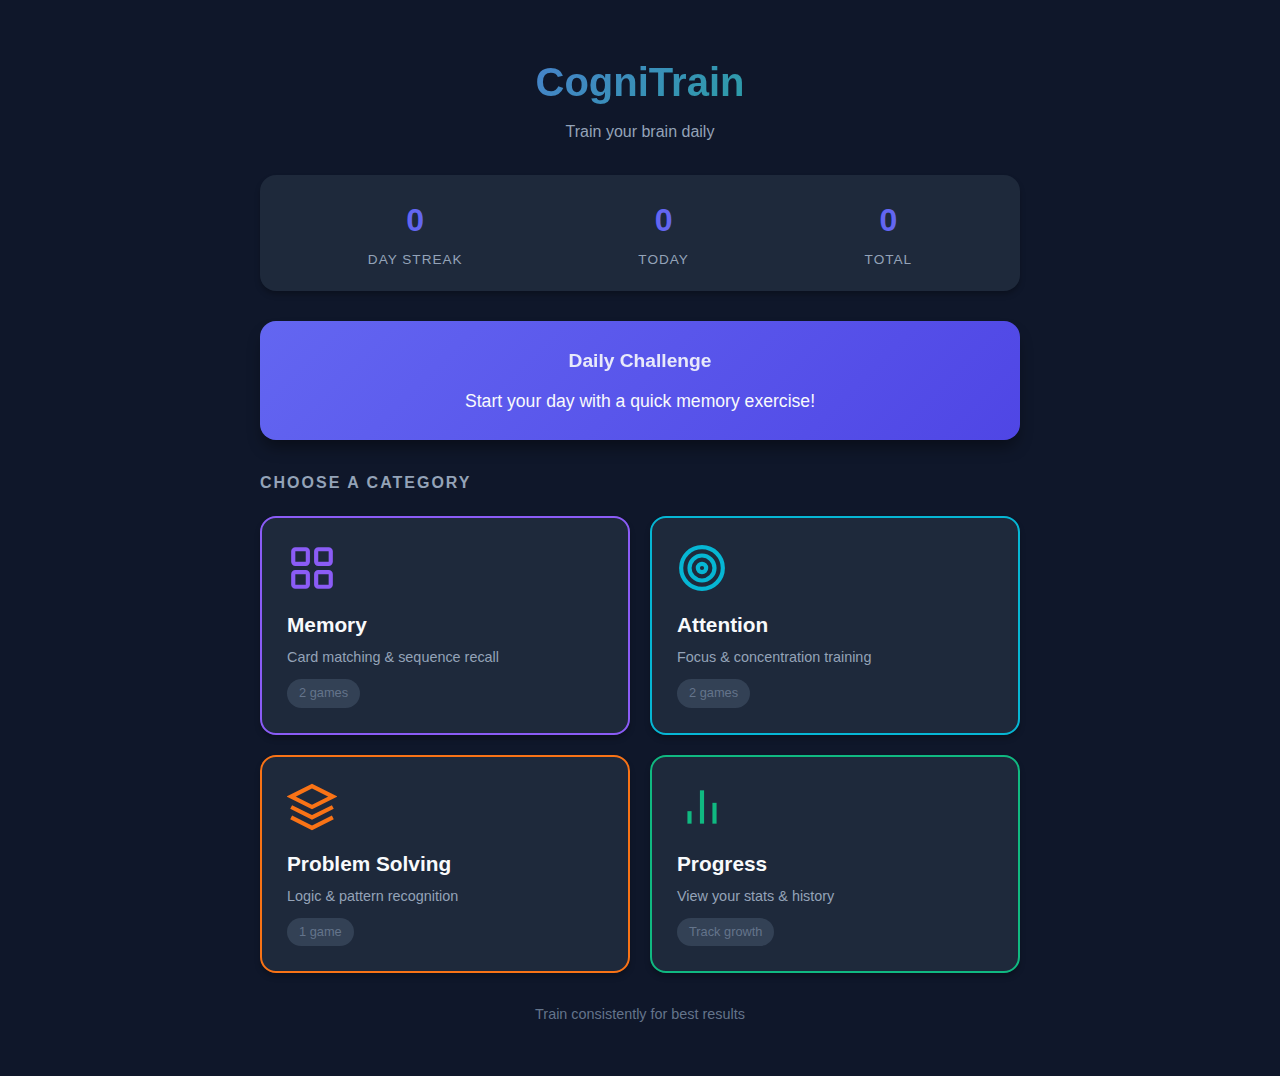
<file: index.html>
<!DOCTYPE html>
<html lang="en">
<head>
    <meta charset="UTF-8">
    <meta name="viewport" content="width=device-width, initial-scale=1.0">
    <title>CogniTrain - Brain Training App</title>
    <link rel="stylesheet" href="css/styles.css">
</head>
<body>
    <div class="app-container">
        <!-- Header -->
        <header class="header">
            <h1 class="logo">CogniTrain</h1>
            <p class="tagline">Train your brain daily</p>
        </header>

        <!-- Stats Bar -->
        <section class="stats-bar">
            <div class="stat">
                <span class="stat-value" id="streak-count">0</span>
                <span class="stat-label">Day Streak</span>
            </div>
            <div class="stat">
                <span class="stat-value" id="today-exercises">0</span>
                <span class="stat-label">Today</span>
            </div>
            <div class="stat">
                <span class="stat-value" id="total-exercises">0</span>
                <span class="stat-label">Total</span>
            </div>
        </section>

        <!-- Daily Challenge -->
        <section class="daily-challenge">
            <h2>Daily Challenge</h2>
            <p id="daily-suggestion">Complete one exercise from each category today!</p>
        </section>

        <!-- Category Cards -->
        <section class="categories">
            <h2>Choose a Category</h2>
            <div class="category-grid">
                <!-- Memory Card -->
                <a href="pages/memory.html" class="category-card memory">
                    <div class="card-icon">
                        <svg viewBox="0 0 24 24" fill="none" stroke="currentColor" stroke-width="2">
                            <rect x="3" y="3" width="7" height="7" rx="1"/>
                            <rect x="14" y="3" width="7" height="7" rx="1"/>
                            <rect x="3" y="14" width="7" height="7" rx="1"/>
                            <rect x="14" y="14" width="7" height="7" rx="1"/>
                        </svg>
                    </div>
                    <h3>Memory</h3>
                    <p>Card matching & sequence recall</p>
                    <span class="card-games">2 games</span>
                </a>

                <!-- Attention Card -->
                <a href="pages/attention.html" class="category-card attention">
                    <div class="card-icon">
                        <svg viewBox="0 0 24 24" fill="none" stroke="currentColor" stroke-width="2">
                            <circle cx="12" cy="12" r="10"/>
                            <circle cx="12" cy="12" r="6"/>
                            <circle cx="12" cy="12" r="2"/>
                        </svg>
                    </div>
                    <h3>Attention</h3>
                    <p>Focus & concentration training</p>
                    <span class="card-games">2 games</span>
                </a>

                <!-- Problem Solving Card -->
                <a href="pages/problem-solving.html" class="category-card problem-solving">
                    <div class="card-icon">
                        <svg viewBox="0 0 24 24" fill="none" stroke="currentColor" stroke-width="2">
                            <path d="M12 2L2 7l10 5 10-5-10-5z"/>
                            <path d="M2 17l10 5 10-5"/>
                            <path d="M2 12l10 5 10-5"/>
                        </svg>
                    </div>
                    <h3>Problem Solving</h3>
                    <p>Logic & pattern recognition</p>
                    <span class="card-games">1 game</span>
                </a>

                <!-- Progress Card -->
                <a href="pages/progress.html" class="category-card progress">
                    <div class="card-icon">
                        <svg viewBox="0 0 24 24" fill="none" stroke="currentColor" stroke-width="2">
                            <path d="M18 20V10"/>
                            <path d="M12 20V4"/>
                            <path d="M6 20v-6"/>
                        </svg>
                    </div>
                    <h3>Progress</h3>
                    <p>View your stats & history</p>
                    <span class="card-games">Track growth</span>
                </a>
            </div>
        </section>

        <!-- Footer -->
        <footer class="footer">
            <p>Train consistently for best results</p>
        </footer>
    </div>

    <script src="js/storage.js"></script>
    <script src="js/app.js"></script>
</body>
</html>
</file>
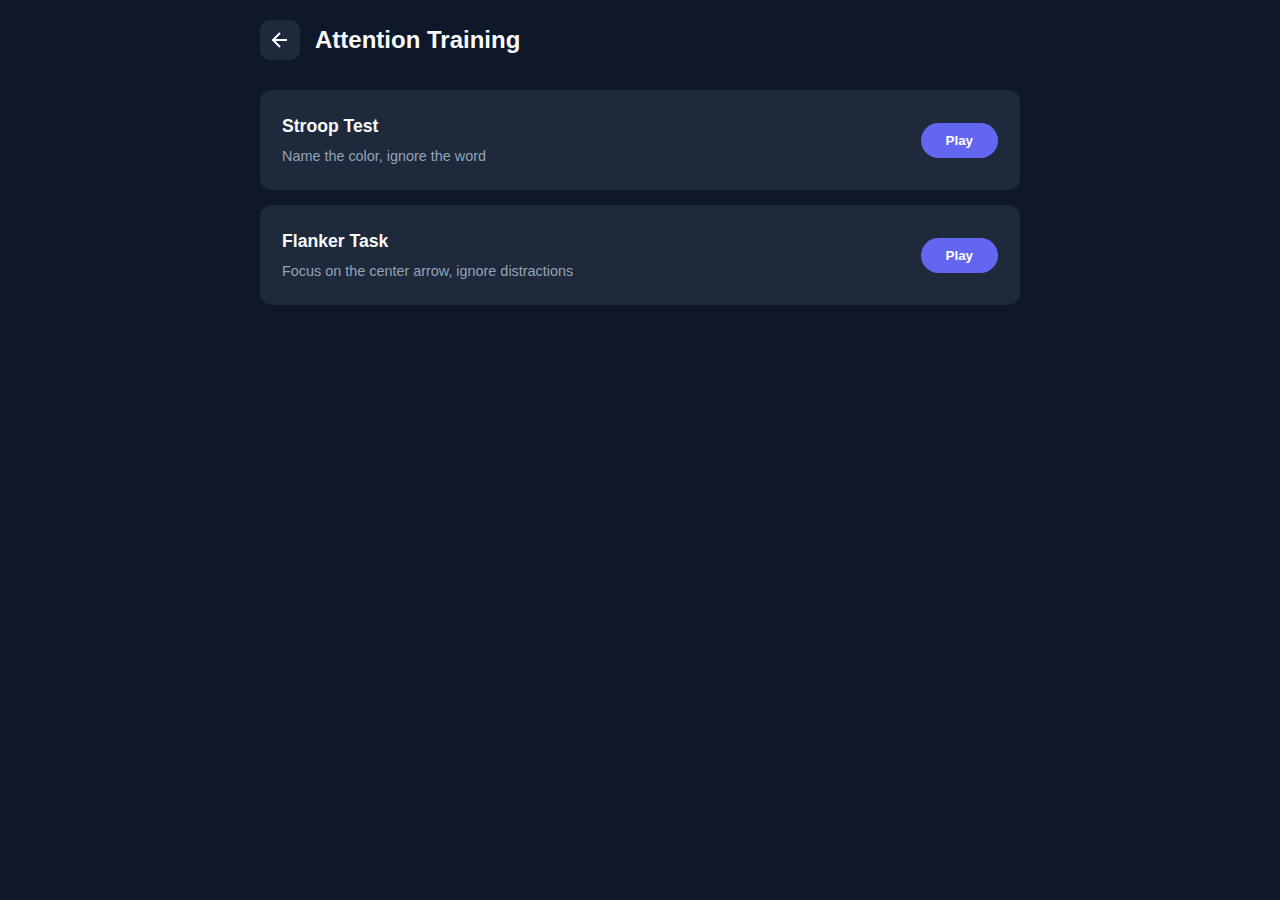
<file: pages/attention.html>
<!DOCTYPE html>
<html lang="en">
<head>
    <meta charset="UTF-8">
    <meta name="viewport" content="width=device-width, initial-scale=1.0">
    <title>Attention Games - CogniTrain</title>
    <link rel="stylesheet" href="../css/styles.css">
</head>
<body>
    <div class="app-container">
        <!-- Page Header -->
        <header class="page-header">
            <a href="../index.html" class="back-btn">
                <svg width="24" height="24" viewBox="0 0 24 24" fill="none" stroke="currentColor" stroke-width="2">
                    <path d="M19 12H5M12 19l-7-7 7-7"/>
                </svg>
            </a>
            <h1 class="page-title">Attention Training</h1>
        </header>

        <!-- Game Selection -->
        <section class="game-list" id="game-selection">
            <div class="game-item" onclick="showGame('stroop-test')">
                <div class="game-info">
                    <h3>Stroop Test</h3>
                    <p>Name the color, ignore the word</p>
                </div>
                <button class="play-btn">Play</button>
            </div>
            <div class="game-item" onclick="showGame('flanker-task')">
                <div class="game-info">
                    <h3>Flanker Task</h3>
                    <p>Focus on the center arrow, ignore distractions</p>
                </div>
                <button class="play-btn">Play</button>
            </div>
        </section>

        <!-- Stroop Test Game -->
        <section class="game-container" id="stroop-test-game" style="display: none;">
            <div class="game-header">
                <div class="game-stat">
                    <span class="game-stat-value" id="st-correct">0</span>
                    <span class="game-stat-label">Correct</span>
                </div>
                <div class="game-stat">
                    <span class="game-stat-value" id="st-round">0/20</span>
                    <span class="game-stat-label">Round</span>
                </div>
                <div class="game-stat">
                    <span class="game-stat-value" id="st-time">30</span>
                    <span class="game-stat-label">Seconds</span>
                </div>
            </div>

            <div class="difficulty-selector" id="st-difficulty">
                <button class="diff-btn active" data-diff="easy">Easy</button>
                <button class="diff-btn" data-diff="medium">Medium</button>
                <button class="diff-btn" data-diff="hard">Hard</button>
            </div>

            <p id="st-instruction" style="text-align: center; color: var(--text-secondary); margin: 10px 0;">
                Click the button that matches the <strong>COLOR</strong> of the text, not the word!
            </p>

            <div class="stroop-display" id="st-display">
                RED
            </div>

            <div class="stroop-options" id="st-options">
                <button class="stroop-btn" style="background: #ef4444;">Red</button>
                <button class="stroop-btn" style="background: #22c55e;">Green</button>
                <button class="stroop-btn" style="background: #3b82f6;">Blue</button>
                <button class="stroop-btn" style="background: #eab308;">Yellow</button>
            </div>

            <button class="start-btn" id="st-start" onclick="StroopTest.start()">Start Game</button>

            <div class="game-message" id="st-message" style="display: none;">
                <h2>Time's Up!</h2>
                <div class="score" id="st-final-score">0</div>
                <p>Points</p>
                <p id="st-stats"></p>
                <button class="restart-btn" onclick="StroopTest.start()">Play Again</button>
            </div>
        </section>

        <!-- Flanker Task Game -->
        <section class="game-container" id="flanker-task-game" style="display: none;">
            <div class="game-header">
                <div class="game-stat">
                    <span class="game-stat-value" id="ft-correct">0</span>
                    <span class="game-stat-label">Correct</span>
                </div>
                <div class="game-stat">
                    <span class="game-stat-value" id="ft-round">0/25</span>
                    <span class="game-stat-label">Round</span>
                </div>
                <div class="game-stat">
                    <span class="game-stat-value" id="ft-time">30</span>
                    <span class="game-stat-label">Seconds</span>
                </div>
            </div>

            <div class="difficulty-selector" id="ft-difficulty">
                <button class="diff-btn active" data-diff="easy">Easy</button>
                <button class="diff-btn" data-diff="medium">Medium</button>
                <button class="diff-btn" data-diff="hard">Hard</button>
            </div>

            <p id="ft-instruction" style="text-align: center; color: var(--text-secondary); margin: 10px 0;">
                Click the direction of the <strong>CENTER</strong> arrow. Ignore the surrounding arrows!
            </p>

            <div class="flanker-display" id="ft-display">
                → → → → →
            </div>

            <div class="flanker-options" id="ft-options">
                <button class="flanker-btn" id="ft-left-btn">
                    <span class="arrow">←</span>
                    <span class="label">Left</span>
                </button>
                <button class="flanker-btn" id="ft-right-btn">
                    <span class="arrow">→</span>
                    <span class="label">Right</span>
                </button>
            </div>

            <button class="start-btn" id="ft-start" onclick="FlankerTask.start()">Start Game</button>

            <div class="game-message" id="ft-message" style="display: none;">
                <h2>Time's Up!</h2>
                <div class="score" id="ft-final-score">0</div>
                <p>Points</p>
                <p id="ft-stats" style="white-space: pre-line;"></p>
                <button class="restart-btn" onclick="FlankerTask.start()">Play Again</button>
            </div>
        </section>
    </div>

    <script src="../js/storage.js"></script>
    <script src="../js/games/stroop-test.js"></script>
    <script src="../js/games/flanker-task.js"></script>
    <script>
        function showGame(gameId) {
            document.getElementById('game-selection').style.display = 'none';
            document.getElementById(gameId + '-game').style.display = 'flex';
        }

        // Setup difficulty buttons
        document.querySelectorAll('.difficulty-selector').forEach(selector => {
            selector.querySelectorAll('.diff-btn').forEach(btn => {
                btn.addEventListener('click', function() {
                    selector.querySelectorAll('.diff-btn').forEach(b => b.classList.remove('active'));
                    this.classList.add('active');
                });
            });
        });
    </script>
</body>
</html>
</file>
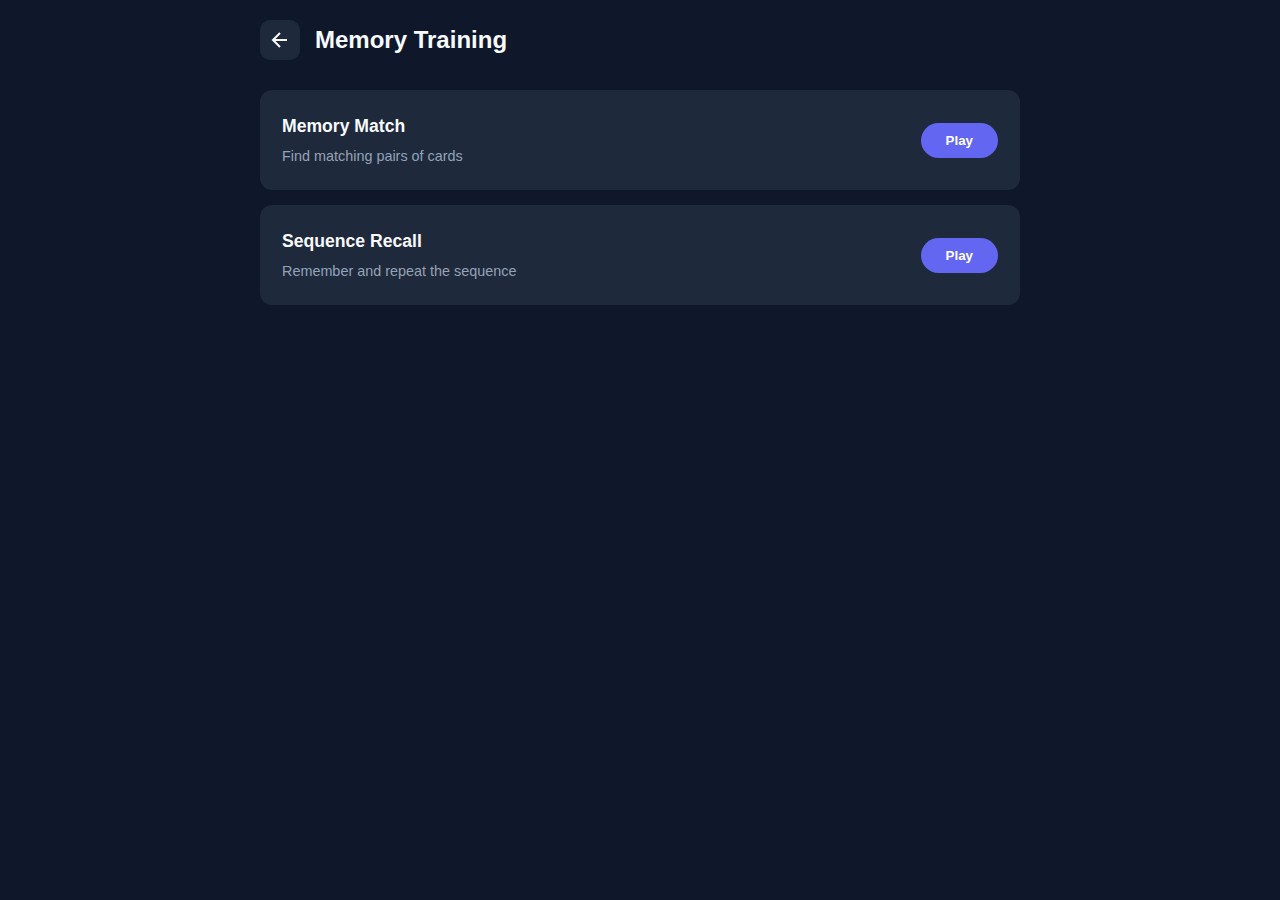
<file: pages/memory.html>
<!DOCTYPE html>
<html lang="en">
<head>
    <meta charset="UTF-8">
    <meta name="viewport" content="width=device-width, initial-scale=1.0">
    <title>Memory Games - CogniTrain</title>
    <link rel="stylesheet" href="../css/styles.css">
</head>
<body>
    <div class="app-container">
        <!-- Page Header -->
        <header class="page-header">
            <a href="../index.html" class="back-btn">
                <svg width="24" height="24" viewBox="0 0 24 24" fill="none" stroke="currentColor" stroke-width="2">
                    <path d="M19 12H5M12 19l-7-7 7-7"/>
                </svg>
            </a>
            <h1 class="page-title">Memory Training</h1>
        </header>

        <!-- Game Selection -->
        <section class="game-list" id="game-selection">
            <div class="game-item" onclick="showGame('memory-match')">
                <div class="game-info">
                    <h3>Memory Match</h3>
                    <p>Find matching pairs of cards</p>
                </div>
                <button class="play-btn">Play</button>
            </div>

            <div class="game-item" onclick="showGame('sequence-recall')">
                <div class="game-info">
                    <h3>Sequence Recall</h3>
                    <p>Remember and repeat the sequence</p>
                </div>
                <button class="play-btn">Play</button>
            </div>
        </section>

        <!-- Memory Match Game -->
        <section class="game-container" id="memory-match-game" style="display: none;">
            <div class="game-header">
                <div class="game-stat">
                    <span class="game-stat-value" id="mm-moves">0</span>
                    <span class="game-stat-label">Moves</span>
                </div>
                <div class="game-stat">
                    <span class="game-stat-value" id="mm-pairs">0/0</span>
                    <span class="game-stat-label">Pairs</span>
                </div>
                <div class="game-stat">
                    <span class="game-stat-value" id="mm-time">0:00</span>
                    <span class="game-stat-label">Time</span>
                </div>
            </div>

            <div class="difficulty-selector">
                <button class="diff-btn active" data-diff="easy">Easy</button>
                <button class="diff-btn" data-diff="medium">Medium</button>
                <button class="diff-btn" data-diff="hard">Hard</button>
            </div>

            <div class="memory-grid easy" id="mm-grid"></div>

            <button class="start-btn" id="mm-start" onclick="MemoryMatch.start()">Start Game</button>

            <div class="game-message" id="mm-message" style="display: none;">
                <h2>Great Job!</h2>
                <div class="score" id="mm-final-score">0</div>
                <p>Points</p>
                <p id="mm-stats"></p>
                <button class="restart-btn" onclick="MemoryMatch.start()">Play Again</button>
            </div>
        </section>

        <!-- Sequence Recall Game -->
        <section class="game-container" id="sequence-recall-game" style="display: none;">
            <div class="game-header">
                <div class="game-stat">
                    <span class="game-stat-value" id="sr-level">1</span>
                    <span class="game-stat-label">Level</span>
                </div>
                <div class="game-stat">
                    <span class="game-stat-value" id="sr-score">0</span>
                    <span class="game-stat-label">Score</span>
                </div>
                <div class="game-stat">
                    <span class="game-stat-value" id="sr-best">0</span>
                    <span class="game-stat-label">Best</span>
                </div>
            </div>

            <div class="difficulty-selector" id="sr-difficulty">
                <button class="diff-btn active" data-diff="easy">Easy</button>
                <button class="diff-btn" data-diff="medium">Medium</button>
                <button class="diff-btn" data-diff="hard">Hard</button>
            </div>

            <div class="sequence-display" id="sr-display"></div>
            <div class="sequence-input" id="sr-input" style="display: none;"></div>

            <p id="sr-instruction" style="text-align: center; color: var(--text-secondary); margin: 20px 0;">
                Watch the sequence and repeat it!
            </p>

            <button class="start-btn" id="sr-start" onclick="SequenceRecall.start()">Start Game</button>

            <div class="game-message" id="sr-message" style="display: none;">
                <h2 id="sr-result-title">Game Over</h2>
                <div class="score" id="sr-final-score">0</div>
                <p>Points</p>
                <p id="sr-stats"></p>
                <button class="restart-btn" onclick="SequenceRecall.start()">Play Again</button>
            </div>
        </section>
    </div>

    <script src="../js/storage.js"></script>
    <script src="../js/games/memory-match.js"></script>
    <script src="../js/games/sequence-recall.js"></script>
    <script>
        function showGame(gameId) {
            document.getElementById('game-selection').style.display = 'none';
            document.getElementById(gameId + '-game').style.display = 'flex';
        }

        // Setup difficulty buttons for both games
        document.querySelectorAll('.difficulty-selector').forEach(selector => {
            selector.querySelectorAll('.diff-btn').forEach(btn => {
                btn.addEventListener('click', function() {
                    selector.querySelectorAll('.diff-btn').forEach(b => b.classList.remove('active'));
                    this.classList.add('active');
                });
            });
        });
    </script>
</body>
</html>
</file>
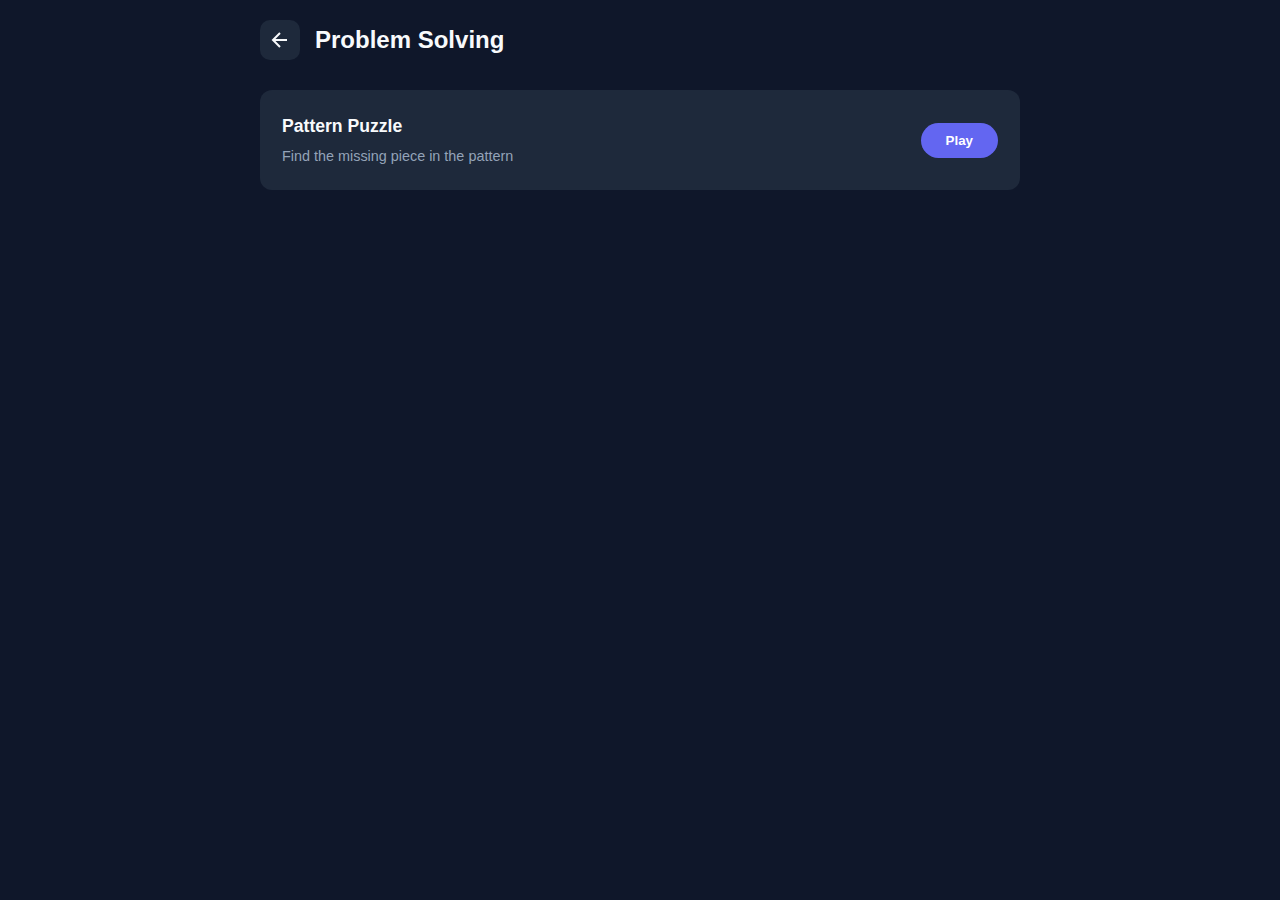
<file: pages/problem-solving.html>
<!DOCTYPE html>
<html lang="en">
<head>
    <meta charset="UTF-8">
    <meta name="viewport" content="width=device-width, initial-scale=1.0">
    <title>Problem Solving - CogniTrain</title>
    <link rel="stylesheet" href="../css/styles.css">
</head>
<body>
    <div class="app-container">
        <!-- Page Header -->
        <header class="page-header">
            <a href="../index.html" class="back-btn">
                <svg width="24" height="24" viewBox="0 0 24 24" fill="none" stroke="currentColor" stroke-width="2">
                    <path d="M19 12H5M12 19l-7-7 7-7"/>
                </svg>
            </a>
            <h1 class="page-title">Problem Solving</h1>
        </header>

        <!-- Game Selection -->
        <section class="game-list" id="game-selection">
            <div class="game-item" onclick="showGame('pattern-puzzle')">
                <div class="game-info">
                    <h3>Pattern Puzzle</h3>
                    <p>Find the missing piece in the pattern</p>
                </div>
                <button class="play-btn">Play</button>
            </div>
        </section>

        <!-- Pattern Puzzle Game -->
        <section class="game-container" id="pattern-puzzle-game" style="display: none;">
            <div class="game-header">
                <div class="game-stat">
                    <span class="game-stat-value" id="pp-level">1</span>
                    <span class="game-stat-label">Level</span>
                </div>
                <div class="game-stat">
                    <span class="game-stat-value" id="pp-score">0</span>
                    <span class="game-stat-label">Score</span>
                </div>
                <div class="game-stat">
                    <span class="game-stat-value" id="pp-streak">0</span>
                    <span class="game-stat-label">Streak</span>
                </div>
            </div>

            <div class="difficulty-selector" id="pp-difficulty">
                <button class="diff-btn active" data-diff="easy">Easy</button>
                <button class="diff-btn" data-diff="medium">Medium</button>
                <button class="diff-btn" data-diff="hard">Hard</button>
            </div>

            <p id="pp-instruction" style="text-align: center; color: var(--text-secondary); margin: 10px 0;">
                Find the pattern and select the missing piece!
            </p>

            <div class="pattern-grid" id="pp-grid"></div>

            <div class="pattern-options" id="pp-options"></div>

            <button class="start-btn" id="pp-start" onclick="PatternPuzzle.start()">Start Game</button>

            <div class="game-message" id="pp-message" style="display: none;">
                <h2 id="pp-result-title">Game Over</h2>
                <div class="score" id="pp-final-score">0</div>
                <p>Points</p>
                <p id="pp-stats"></p>
                <button class="restart-btn" onclick="PatternPuzzle.start()">Play Again</button>
            </div>
        </section>
    </div>

    <script src="../js/storage.js"></script>
    <script src="../js/games/pattern-puzzle.js"></script>
    <script>
        function showGame(gameId) {
            document.getElementById('game-selection').style.display = 'none';
            document.getElementById(gameId + '-game').style.display = 'flex';
        }

        // Setup difficulty buttons
        document.querySelectorAll('.difficulty-selector').forEach(selector => {
            selector.querySelectorAll('.diff-btn').forEach(btn => {
                btn.addEventListener('click', function() {
                    selector.querySelectorAll('.diff-btn').forEach(b => b.classList.remove('active'));
                    this.classList.add('active');
                });
            });
        });
    </script>
</body>
</html>
</file>
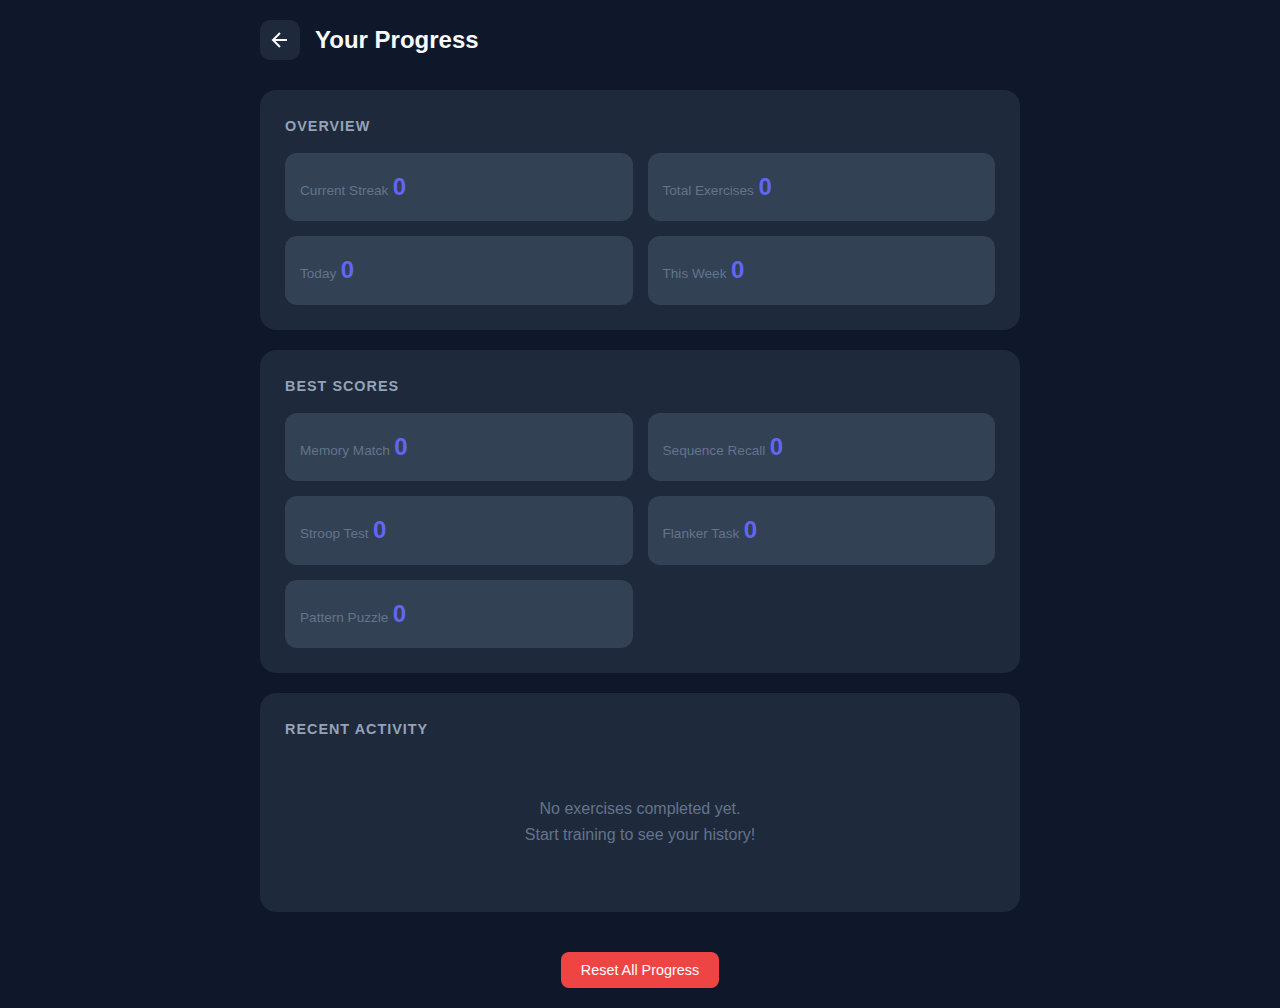
<file: pages/progress.html>
<!DOCTYPE html>
<html lang="en">
<head>
    <meta charset="UTF-8">
    <meta name="viewport" content="width=device-width, initial-scale=1.0">
    <title>Progress - CogniTrain</title>
    <link rel="stylesheet" href="../css/styles.css">
    <style>
        .history-item {
            display: flex;
            justify-content: space-between;
            align-items: center;
            padding: 12px 15px;
            background: var(--bg-card);
            border-radius: 8px;
            margin-bottom: 10px;
        }
        .history-game {
            font-weight: 600;
            text-transform: capitalize;
        }
        .history-score {
            color: var(--primary-color);
            font-weight: 700;
        }
        .history-date {
            color: var(--text-muted);
            font-size: 0.85rem;
        }
        .history-diff {
            padding: 3px 10px;
            border-radius: 12px;
            font-size: 0.75rem;
            text-transform: uppercase;
        }
        .history-diff.easy { background: #22c55e33; color: #22c55e; }
        .history-diff.medium { background: #f9731633; color: #f97316; }
        .history-diff.hard { background: #ef444433; color: #ef4444; }
        .empty-state {
            text-align: center;
            padding: 40px;
            color: var(--text-muted);
        }
        .reset-btn {
            background: var(--danger-color);
            color: white;
            border: none;
            padding: 10px 20px;
            border-radius: 8px;
            cursor: pointer;
            font-size: 0.9rem;
            margin-top: 20px;
        }
        .reset-btn:hover {
            opacity: 0.9;
        }
    </style>
</head>
<body>
    <div class="app-container">
        <!-- Page Header -->
        <header class="page-header">
            <a href="../index.html" class="back-btn">
                <svg width="24" height="24" viewBox="0 0 24 24" fill="none" stroke="currentColor" stroke-width="2">
                    <path d="M19 12H5M12 19l-7-7 7-7"/>
                </svg>
            </a>
            <h1 class="page-title">Your Progress</h1>
        </header>

        <!-- Overview Stats -->
        <section class="progress-section">
            <h3>Overview</h3>
            <div class="progress-grid">
                <div class="progress-item">
                    <span class="progress-item-label">Current Streak</span>
                    <span class="progress-item-value" id="streak">0</span>
                </div>
                <div class="progress-item">
                    <span class="progress-item-label">Total Exercises</span>
                    <span class="progress-item-value" id="total">0</span>
                </div>
                <div class="progress-item">
                    <span class="progress-item-label">Today</span>
                    <span class="progress-item-value" id="today">0</span>
                </div>
                <div class="progress-item">
                    <span class="progress-item-label">This Week</span>
                    <span class="progress-item-value" id="week">0</span>
                </div>
            </div>
        </section>

        <!-- Game Stats -->
        <section class="progress-section">
            <h3>Best Scores</h3>
            <div class="progress-grid" id="best-scores">
                <!-- Populated by JS -->
            </div>
        </section>

        <!-- Recent History -->
        <section class="progress-section">
            <h3>Recent Activity</h3>
            <div id="history">
                <!-- Populated by JS -->
            </div>
        </section>

        <!-- Reset Button -->
        <div style="text-align: center;">
            <button class="reset-btn" onclick="resetProgress()">Reset All Progress</button>
        </div>
    </div>

    <script src="../js/storage.js"></script>
    <script>
        // Game names for display
        const gameNames = {
            'memory-match': 'Memory Match',
            'sequence-recall': 'Sequence Recall',
            'stroop-test': 'Stroop Test',
            'flanker-task': 'Flanker Task',
            'pattern-puzzle': 'Pattern Puzzle'
        };

        // Load progress data
        function loadProgress() {
            // Overview stats
            document.getElementById('streak').textContent = Storage.getStreak();
            document.getElementById('total').textContent = Storage.getTotalCount();
            document.getElementById('today').textContent = Storage.getTodayCount();

            // This week count
            const recentScores = Storage.getRecentScores(7);
            let weekCount = 0;
            for (const date in recentScores) {
                weekCount += recentScores[date].length;
            }
            document.getElementById('week').textContent = weekCount;

            // Best scores
            const bestScoresEl = document.getElementById('best-scores');
            bestScoresEl.innerHTML = '';

            for (const gameId in gameNames) {
                const best = Storage.getBestScore(gameId);
                const item = document.createElement('div');
                item.className = 'progress-item';
                item.innerHTML = `
                    <span class="progress-item-label">${gameNames[gameId]}</span>
                    <span class="progress-item-value">${best}</span>
                `;
                bestScoresEl.appendChild(item);
            }

            // Recent history
            const historyEl = document.getElementById('history');
            const allScores = Storage.getAllScores();
            const recentList = [];

            for (const game in allScores) {
                for (const score of allScores[game]) {
                    recentList.push({ ...score, game });
                }
            }

            // Sort by timestamp (newest first)
            recentList.sort((a, b) => b.timestamp - a.timestamp);

            // Show last 20
            const recent = recentList.slice(0, 20);

            if (recent.length === 0) {
                historyEl.innerHTML = '<div class="empty-state">No exercises completed yet.<br>Start training to see your history!</div>';
            } else {
                historyEl.innerHTML = recent.map(item => `
                    <div class="history-item">
                        <div>
                            <span class="history-game">${gameNames[item.game] || item.game}</span>
                            <span class="history-diff ${item.difficulty}">${item.difficulty}</span>
                        </div>
                        <div style="text-align: right;">
                            <span class="history-score">${item.score}</span>
                            <div class="history-date">${formatDate(item.date)}</div>
                        </div>
                    </div>
                `).join('');
            }
        }

        // Format date for display
        function formatDate(dateStr) {
            const today = new Date().toISOString().split('T')[0];
            const yesterday = new Date(Date.now() - 86400000).toISOString().split('T')[0];

            if (dateStr === today) return 'Today';
            if (dateStr === yesterday) return 'Yesterday';

            const date = new Date(dateStr);
            return date.toLocaleDateString('en-US', { month: 'short', day: 'numeric' });
        }

        // Reset all progress
        function resetProgress() {
            if (confirm('Are you sure you want to reset all progress? This cannot be undone.')) {
                Storage.clearAll();
                loadProgress();
            }
        }

        // Load on page ready
        document.addEventListener('DOMContentLoaded', loadProgress);
    </script>
</body>
</html>
</file>
<file: css/styles.css>
/* ===================================
   CogniTrain - Cognitive Training App
   CSS Styles
   =================================== */

/* CSS Variables for easy theming */
:root {
    --primary-color: #6366f1;
    --primary-dark: #4f46e5;
    --secondary-color: #10b981;
    --accent-color: #f59e0b;
    --danger-color: #ef4444;

    --memory-color: #8b5cf6;
    --attention-color: #06b6d4;
    --problem-color: #f97316;
    --progress-color: #10b981;

    --bg-color: #0f172a;
    --bg-secondary: #1e293b;
    --bg-card: #334155;
    --text-primary: #f8fafc;
    --text-secondary: #94a3b8;
    --text-muted: #64748b;

    --border-radius: 12px;
    --border-radius-lg: 16px;
    --transition: all 0.3s ease;

    --shadow: 0 4px 6px -1px rgba(0, 0, 0, 0.3);
    --shadow-lg: 0 10px 15px -3px rgba(0, 0, 0, 0.4);
}

/* Reset & Base */
* {
    margin: 0;
    padding: 0;
    box-sizing: border-box;
}

body {
    font-family: -apple-system, BlinkMacSystemFont, 'Segoe UI', Roboto, Oxygen, Ubuntu, sans-serif;
    background: var(--bg-color);
    color: var(--text-primary);
    line-height: 1.6;
    min-height: 100vh;
}

/* App Container */
.app-container {
    max-width: 800px;
    margin: 0 auto;
    padding: 20px;
    min-height: 100vh;
}

/* Header */
.header {
    text-align: center;
    padding: 30px 0;
}

.logo {
    font-size: 2.5rem;
    font-weight: 700;
    background: linear-gradient(135deg, var(--primary-color), var(--secondary-color));
    -webkit-background-clip: text;
    -webkit-text-fill-color: transparent;
    background-clip: text;
}

.tagline {
    color: var(--text-secondary);
    margin-top: 5px;
}

/* Stats Bar */
.stats-bar {
    display: flex;
    justify-content: space-around;
    background: var(--bg-secondary);
    border-radius: var(--border-radius-lg);
    padding: 20px;
    margin-bottom: 30px;
    box-shadow: var(--shadow);
}

.stat {
    text-align: center;
}

.stat-value {
    display: block;
    font-size: 2rem;
    font-weight: 700;
    color: var(--primary-color);
}

.stat-label {
    font-size: 0.85rem;
    color: var(--text-secondary);
    text-transform: uppercase;
    letter-spacing: 1px;
}

/* Daily Challenge */
.daily-challenge {
    background: linear-gradient(135deg, var(--primary-color), var(--primary-dark));
    border-radius: var(--border-radius-lg);
    padding: 25px;
    margin-bottom: 30px;
    text-align: center;
    box-shadow: var(--shadow-lg);
}

.daily-challenge h2 {
    font-size: 1.2rem;
    margin-bottom: 10px;
    opacity: 0.9;
}

.daily-challenge p {
    font-size: 1.1rem;
}

/* Categories Section */
.categories h2 {
    margin-bottom: 20px;
    color: var(--text-secondary);
    font-size: 1rem;
    text-transform: uppercase;
    letter-spacing: 2px;
}

.category-grid {
    display: grid;
    grid-template-columns: repeat(2, 1fr);
    gap: 20px;
}

/* Category Cards */
.category-card {
    background: var(--bg-secondary);
    border-radius: var(--border-radius-lg);
    padding: 25px;
    text-decoration: none;
    color: var(--text-primary);
    transition: var(--transition);
    box-shadow: var(--shadow);
    border: 2px solid transparent;
    display: block;
}

.category-card:hover {
    transform: translateY(-5px);
    box-shadow: var(--shadow-lg);
}

.category-card.memory { border-color: var(--memory-color); }
.category-card.memory:hover { background: rgba(139, 92, 246, 0.1); }

.category-card.attention { border-color: var(--attention-color); }
.category-card.attention:hover { background: rgba(6, 182, 212, 0.1); }

.category-card.problem-solving { border-color: var(--problem-color); }
.category-card.problem-solving:hover { background: rgba(249, 115, 22, 0.1); }

.category-card.progress { border-color: var(--progress-color); }
.category-card.progress:hover { background: rgba(16, 185, 129, 0.1); }

.card-icon {
    width: 50px;
    height: 50px;
    margin-bottom: 15px;
}

.category-card.memory .card-icon { color: var(--memory-color); }
.category-card.attention .card-icon { color: var(--attention-color); }
.category-card.problem-solving .card-icon { color: var(--problem-color); }
.category-card.progress .card-icon { color: var(--progress-color); }

.category-card h3 {
    font-size: 1.3rem;
    margin-bottom: 5px;
}

.category-card p {
    color: var(--text-secondary);
    font-size: 0.9rem;
    margin-bottom: 10px;
}

.card-games {
    display: inline-block;
    background: var(--bg-card);
    padding: 4px 12px;
    border-radius: 20px;
    font-size: 0.8rem;
    color: var(--text-muted);
}

/* Footer */
.footer {
    text-align: center;
    padding: 30px 0;
    color: var(--text-muted);
    font-size: 0.9rem;
}

/* ===================================
   Game Page Styles
   =================================== */

/* Page Header */
.page-header {
    display: flex;
    align-items: center;
    gap: 15px;
    margin-bottom: 30px;
}

.back-btn {
    display: flex;
    align-items: center;
    justify-content: center;
    width: 40px;
    height: 40px;
    background: var(--bg-secondary);
    border: none;
    border-radius: 10px;
    color: var(--text-primary);
    cursor: pointer;
    transition: var(--transition);
    text-decoration: none;
}

.back-btn:hover {
    background: var(--bg-card);
}

.page-title {
    font-size: 1.5rem;
}

/* Game Selection */
.game-list {
    display: flex;
    flex-direction: column;
    gap: 15px;
    margin-bottom: 30px;
}

.game-item {
    background: var(--bg-secondary);
    border-radius: var(--border-radius);
    padding: 20px;
    display: flex;
    justify-content: space-between;
    align-items: center;
    cursor: pointer;
    transition: var(--transition);
    border: 2px solid transparent;
}

.game-item:hover {
    border-color: var(--primary-color);
    transform: translateX(5px);
}

.game-info h3 {
    font-size: 1.1rem;
    margin-bottom: 5px;
}

.game-info p {
    color: var(--text-secondary);
    font-size: 0.9rem;
}

.play-btn {
    background: var(--primary-color);
    color: white;
    border: none;
    padding: 10px 25px;
    border-radius: 25px;
    font-weight: 600;
    cursor: pointer;
    transition: var(--transition);
}

.play-btn:hover {
    background: var(--primary-dark);
    transform: scale(1.05);
}

/* Difficulty Selector */
.difficulty-selector {
    display: flex;
    gap: 10px;
    margin-bottom: 20px;
    justify-content: center;
}

.diff-btn {
    padding: 10px 20px;
    border: 2px solid var(--bg-card);
    background: transparent;
    color: var(--text-secondary);
    border-radius: 25px;
    cursor: pointer;
    transition: var(--transition);
}

.diff-btn:hover {
    border-color: var(--primary-color);
    color: var(--text-primary);
}

.diff-btn.active {
    background: var(--primary-color);
    border-color: var(--primary-color);
    color: white;
}

/* Game Container */
.game-container {
    background: var(--bg-secondary);
    border-radius: var(--border-radius-lg);
    padding: 30px;
    min-height: 400px;
    display: flex;
    flex-direction: column;
    align-items: center;
}

.game-header {
    width: 100%;
    display: flex;
    justify-content: space-between;
    margin-bottom: 20px;
    padding-bottom: 15px;
    border-bottom: 1px solid var(--bg-card);
}

.game-stat {
    text-align: center;
}

.game-stat-value {
    font-size: 1.5rem;
    font-weight: 700;
    color: var(--accent-color);
}

.game-stat-label {
    font-size: 0.8rem;
    color: var(--text-muted);
}

/* Memory Match Game */
.memory-grid {
    display: grid;
    gap: 10px;
    margin: 20px 0;
    width: 100%;
    max-width: 500px;
}

.memory-grid.easy { grid-template-columns: repeat(4, 1fr); }
.memory-grid.medium { grid-template-columns: repeat(4, 1fr); }
.memory-grid.hard { grid-template-columns: repeat(6, 1fr); }

.memory-card {
    aspect-ratio: 1;
    background: var(--bg-card);
    border-radius: var(--border-radius);
    cursor: pointer;
    position: relative;
    transform-style: preserve-3d;
    transition: transform 0.5s;
}

.memory-card.flipped {
    transform: rotateY(180deg);
}

.memory-card.matched {
    opacity: 0.6;
    cursor: default;
}

.card-front, .card-back {
    position: absolute;
    width: 100%;
    height: 100%;
    backface-visibility: hidden;
    border-radius: var(--border-radius);
    display: flex;
    align-items: center;
    justify-content: center;
}

.card-front {
    background: var(--primary-color);
}

.card-back {
    background: var(--bg-secondary);
    transform: rotateY(180deg);
    font-size: 2rem;
    border: 2px solid var(--primary-color);
}

/* Sequence Game */
.sequence-display {
    display: flex;
    gap: 15px;
    margin: 30px 0;
    flex-wrap: wrap;
    justify-content: center;
}

.sequence-item {
    width: 80px;
    height: 80px;
    border-radius: var(--border-radius);
    display: flex;
    align-items: center;
    justify-content: center;
    font-size: 2rem;
    font-weight: 700;
    transition: var(--transition);
}

.sequence-item.highlight {
    transform: scale(1.2);
    box-shadow: 0 0 20px currentColor;
}

.sequence-input {
    display: flex;
    gap: 10px;
    flex-wrap: wrap;
    justify-content: center;
    margin-top: 20px;
}

.sequence-btn {
    width: 60px;
    height: 60px;
    border: none;
    border-radius: var(--border-radius);
    cursor: pointer;
    font-size: 1.5rem;
    font-weight: 700;
    transition: var(--transition);
}

.sequence-btn:hover {
    transform: scale(1.1);
}

/* Stroop Test */
.stroop-display {
    font-size: 4rem;
    font-weight: 700;
    margin: 40px 0;
    text-transform: uppercase;
}

.stroop-options {
    display: flex;
    gap: 15px;
    flex-wrap: wrap;
    justify-content: center;
}

.stroop-btn {
    padding: 15px 30px;
    border: none;
    border-radius: 30px;
    font-size: 1.1rem;
    font-weight: 600;
    cursor: pointer;
    transition: var(--transition);
    color: white;
}

.stroop-btn:hover {
    transform: scale(1.05);
    opacity: 0.9;
}

/* Flanker Task */
.flanker-display {
    font-size: 3.5rem;
    font-weight: 700;
    margin: 40px 0;
    letter-spacing: 0.5rem;
    min-height: 80px;
    display: flex;
    align-items: center;
    justify-content: center;
    color: var(--text-primary);
    transition: color 0.2s ease;
}

.flanker-display.fixation {
    font-size: 3rem;
    color: var(--text-muted);
    letter-spacing: 0;
}

.flanker-display.arrows {
    color: var(--attention-color);
}

.flanker-options {
    display: flex;
    gap: 30px;
    justify-content: center;
    margin-top: 20px;
}

.flanker-btn {
    display: flex;
    flex-direction: column;
    align-items: center;
    gap: 8px;
    padding: 20px 40px;
    border: 2px solid var(--attention-color);
    background: transparent;
    border-radius: var(--border-radius);
    cursor: pointer;
    transition: var(--transition);
    color: var(--text-primary);
}

.flanker-btn:hover {
    background: rgba(6, 182, 212, 0.2);
    transform: scale(1.05);
}

.flanker-btn .arrow {
    font-size: 2.5rem;
    font-weight: 700;
    color: var(--attention-color);
}

.flanker-btn .label {
    font-size: 0.9rem;
    color: var(--text-secondary);
    text-transform: uppercase;
    letter-spacing: 1px;
}

/* Pattern Puzzle */
.pattern-grid {
    display: grid;
    grid-template-columns: repeat(3, 1fr);
    gap: 10px;
    margin: 20px 0;
    width: 100%;
    max-width: 280px;
}

.pattern-cell {
    width: 80px;
    height: 80px;
    background: var(--bg-card);
    border-radius: var(--border-radius);
    display: flex;
    align-items: center;
    justify-content: center;
    font-size: 2rem;
}

.pattern-cell.mystery {
    background: var(--primary-color);
    cursor: pointer;
    font-size: 1.5rem;
}

.pattern-options {
    display: flex;
    gap: 15px;
    margin-top: 20px;
}

.pattern-option {
    width: 70px;
    height: 70px;
    background: var(--bg-secondary);
    border: 2px solid var(--bg-card);
    border-radius: var(--border-radius);
    cursor: pointer;
    transition: var(--transition);
    display: flex;
    align-items: center;
    justify-content: center;
    font-size: 1.8rem;
}

.pattern-option:hover {
    border-color: var(--primary-color);
    transform: scale(1.1);
}

/* Game Messages */
.game-message {
    text-align: center;
    padding: 20px;
}

.game-message h2 {
    font-size: 2rem;
    margin-bottom: 15px;
}

.game-message .score {
    font-size: 3rem;
    color: var(--accent-color);
    font-weight: 700;
}

.game-message p {
    color: var(--text-secondary);
    margin: 10px 0;
}

/* Start/Restart Button */
.start-btn, .restart-btn {
    background: linear-gradient(135deg, var(--primary-color), var(--secondary-color));
    color: white;
    border: none;
    padding: 15px 40px;
    font-size: 1.1rem;
    font-weight: 600;
    border-radius: 30px;
    cursor: pointer;
    transition: var(--transition);
    margin-top: 20px;
}

.start-btn:hover, .restart-btn:hover {
    transform: scale(1.05);
    box-shadow: var(--shadow-lg);
}

/* Progress Page */
.progress-section {
    background: var(--bg-secondary);
    border-radius: var(--border-radius-lg);
    padding: 25px;
    margin-bottom: 20px;
}

.progress-section h3 {
    margin-bottom: 15px;
    color: var(--text-secondary);
    font-size: 0.9rem;
    text-transform: uppercase;
    letter-spacing: 1px;
}

.progress-grid {
    display: grid;
    grid-template-columns: repeat(2, 1fr);
    gap: 15px;
}

.progress-item {
    background: var(--bg-card);
    border-radius: var(--border-radius);
    padding: 15px;
}

.progress-item-label {
    color: var(--text-muted);
    font-size: 0.85rem;
}

.progress-item-value {
    font-size: 1.5rem;
    font-weight: 700;
    color: var(--primary-color);
}

/* Responsive Design */
@media (max-width: 600px) {
    .category-grid {
        grid-template-columns: 1fr;
    }

    .stats-bar {
        padding: 15px;
    }

    .stat-value {
        font-size: 1.5rem;
    }

    .logo {
        font-size: 2rem;
    }

    .memory-grid.easy { grid-template-columns: repeat(3, 1fr); }
    .memory-grid.medium { grid-template-columns: repeat(4, 1fr); }
    .memory-grid.hard { grid-template-columns: repeat(4, 1fr); }

    .sequence-item {
        width: 60px;
        height: 60px;
        font-size: 1.5rem;
    }

    .stroop-display {
        font-size: 2.5rem;
    }

    .flanker-display {
        font-size: 2.5rem;
        letter-spacing: 0.3rem;
    }

    .flanker-btn {
        padding: 15px 30px;
    }

    .flanker-btn .arrow {
        font-size: 2rem;
    }
}

/* Animations */
@keyframes pulse {
    0%, 100% { transform: scale(1); }
    50% { transform: scale(1.05); }
}

@keyframes fadeIn {
    from { opacity: 0; transform: translateY(20px); }
    to { opacity: 1; transform: translateY(0); }
}

.fade-in {
    animation: fadeIn 0.5s ease forwards;
}

@keyframes correct {
    0% { background: var(--secondary-color); }
    100% { background: var(--bg-card); }
}

@keyframes incorrect {
    0%, 50% { background: var(--danger-color); }
    100% { background: var(--bg-card); }
}

.correct-flash {
    animation: correct 0.5s ease;
}

.incorrect-flash {
    animation: incorrect 0.5s ease;
}
</file>
